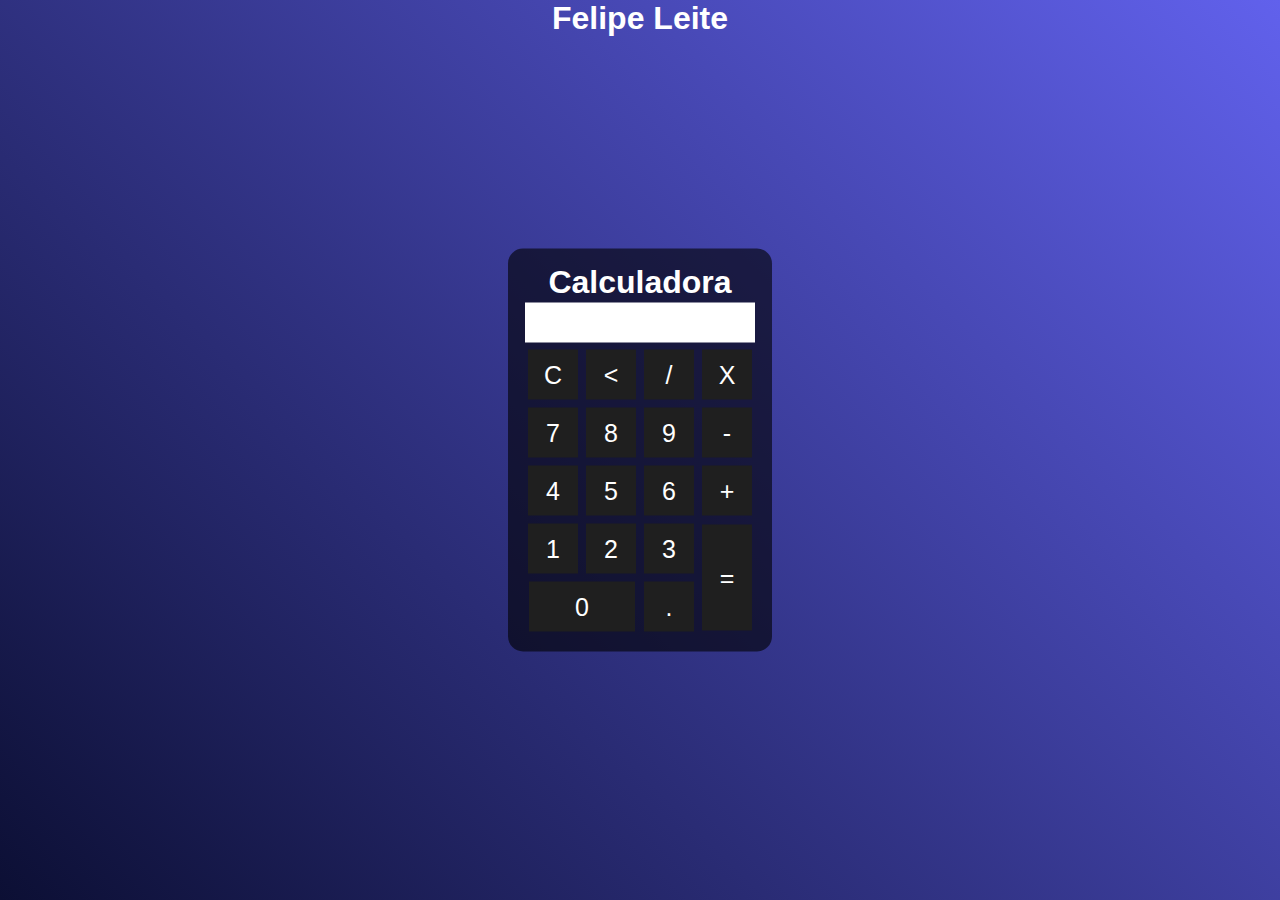
<file: calculadora/index.html>
<!DOCTYPE html>
<html lang="pt-BR">
<head>
    <meta charset="UTF-8">
    <meta name="viewport" content="width=device-width, initial-scale=1.0">
    <title>Calculadora</title>
    <script src="script.js"></script>
    <link rel="stylesheet" href="style.css">
</head>
<body> 
    <div class="fundo">
        <h1>Felipe Leite</h1>
        <div class="calculadora">
            <h1>Calculadora</h1>
            <p id="resultado"></p>
            <table>
                <tr>
                    <td><button onclick="eraseAll()">C</button></td>
                    <td><button onclick="erase()"><</button></td>
                    <td><button onclick="insert('/')">/</button></td>
                    <td><button onclick="insert('*')">X</button></td>
                </tr>
                <tr>
                    <td><button onclick="insert('7')">7</button></td>
                    <td><button onclick="insert('8')">8</button></td>
                    <td><button onclick="insert('9')">9</button></td>
                    <td><button onclick="insert('-')">-</button></td>
                </tr>
                <tr>
                    <td><button onclick="insert('4')">4</button></td>
                    <td><button onclick="insert('5')">5</button></td>
                    <td><button onclick="insert('6')">6</button></td>
                    <td><button onclick="insert('+')">+</button></td>
                </tr>
                <tr>
                    <td><button onclick="insert('1')">1</button></td>
                    <td><button onclick="insert('2')">2</button></td>
                    <td><button onclick="insert('3')">3</button></td>
                    <td rowspan="2" ><button onclick="calculate()" style="height: 106px;">=</button></td>
                </tr>
                <tr>
                    <td colspan="2"><button onclick="insert('0')" style="width: 106px;">0</button></td>
                    <td><button onclick="insert('.')">.</button></td>
                </tr>
            </table>
        </div>
    </div>
</body>
</html>
</file>
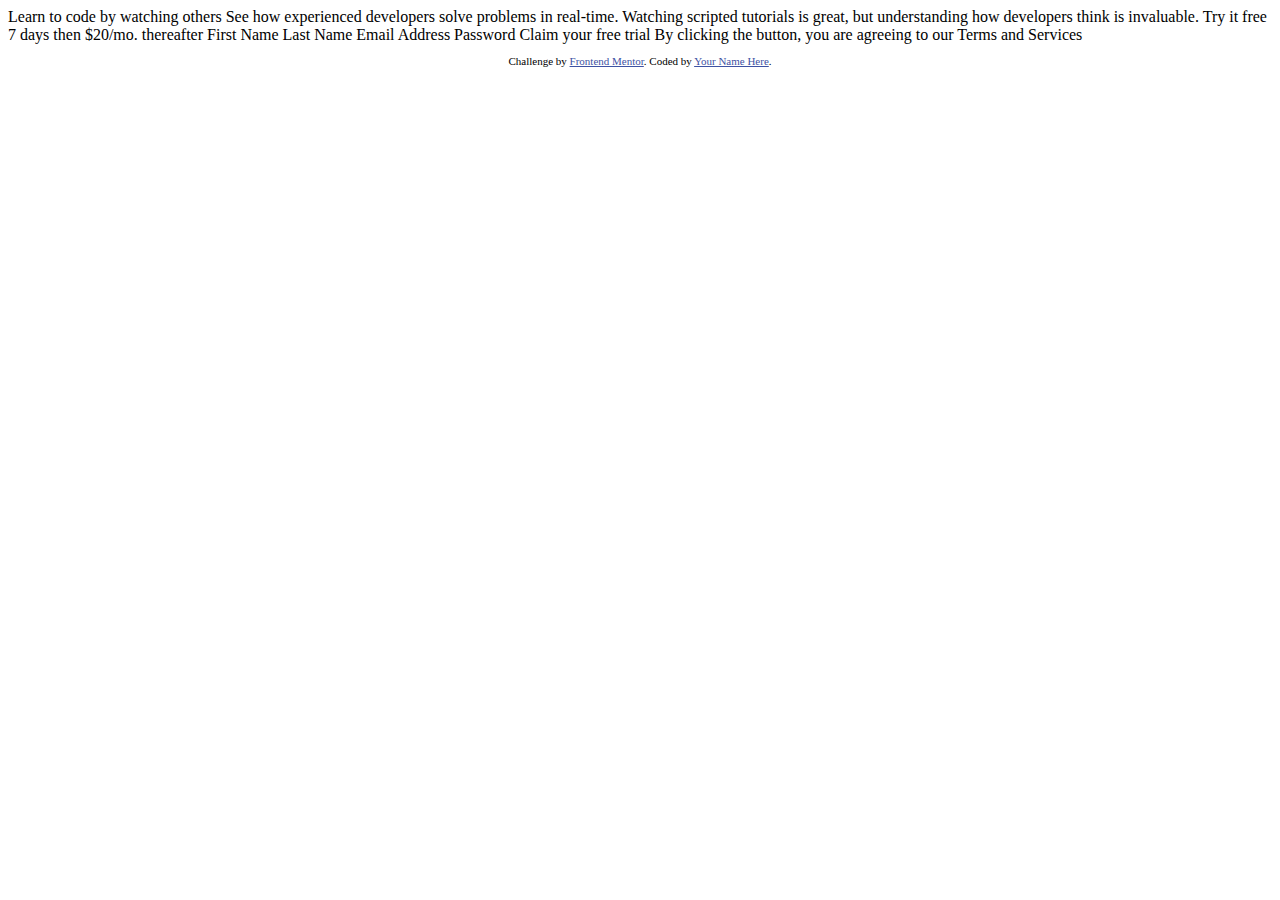
<file: form/index.html>
<!DOCTYPE html>
<html lang="en">
<head>
  <meta charset="UTF-8">
  <meta name="viewport" content="width=device-width, initial-scale=1.0"> <!-- displays site properly based on user's device -->

  <link rel="icon" type="image/png" sizes="32x32" href="./images/favicon-32x32.png">
  
  <title>Frontend Mentor | Intro component with sign up form</title>

  <!-- Feel free to remove these styles or customise in your own stylesheet 👍 -->
  <style>
    .attribution { font-size: 11px; text-align: center; }
    .attribution a { color: hsl(228, 45%, 44%); }
  </style>
</head>
<body>

  Learn to code by watching others

  See how experienced developers solve problems in real-time. Watching scripted tutorials is great, 
  but understanding how developers think is invaluable. 

  Try it free 7 days then $20/mo. thereafter

  First Name 
  Last Name 
  Email Address
  Password

  Claim your free trial 

  By clicking the button, you are agreeing to our Terms and Services
  
  <footer>
    <p class="attribution">
      Challenge by <a href="https://www.frontendmentor.io?ref=challenge" target="_blank">Frontend Mentor</a>. 
      Coded by <a href="#">Your Name Here</a>.
    </p>
  </footer>
</body>
</html>
</file>
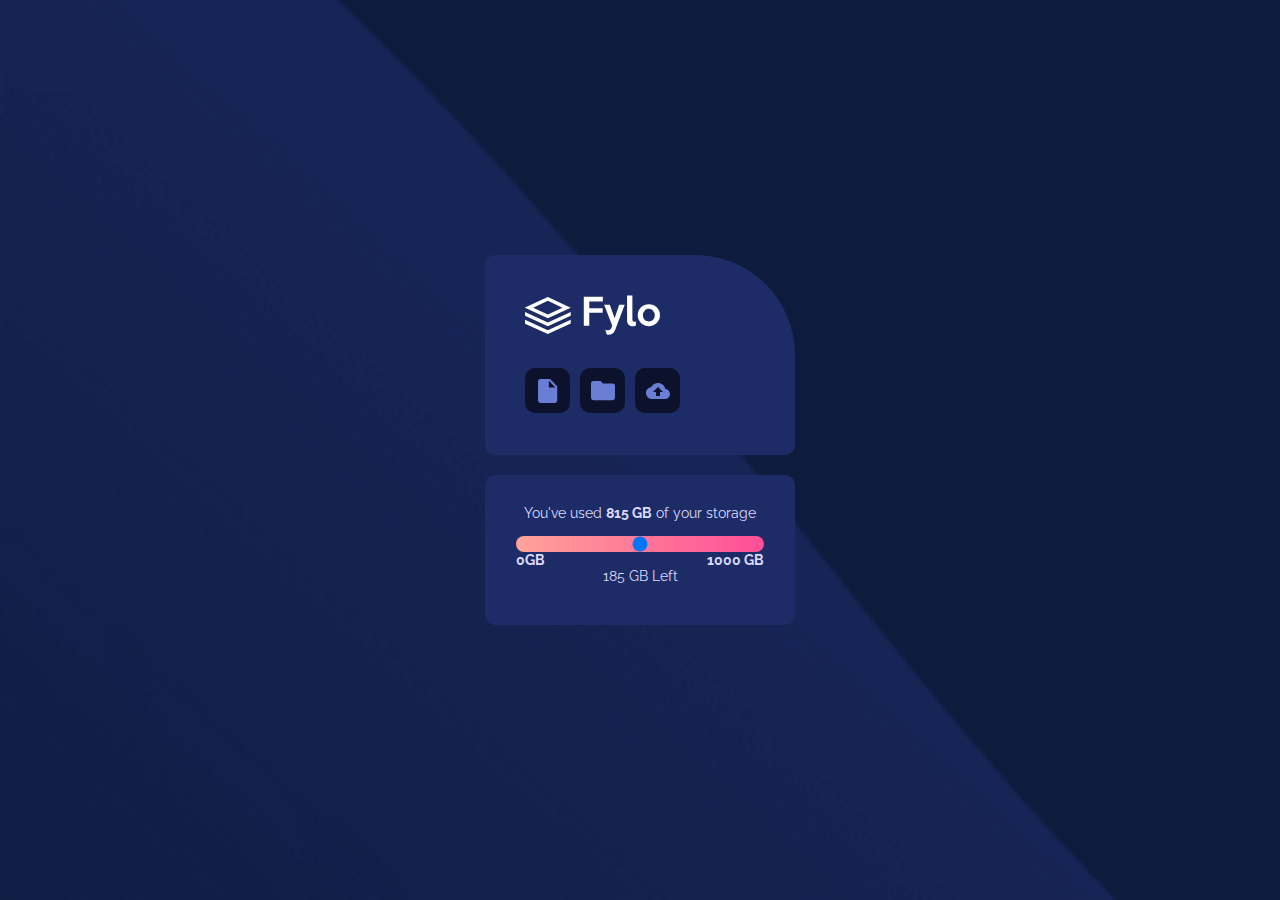
<file: fylo/index.html>
<!DOCTYPE html>
<html lang="pt-br">
<head>
  <meta charset="UTF-8">
  <meta name="viewport" content="width=device-width, initial-scale=1.0"> 
  <title>Fylo data storage component</title>
  <link rel="stylesheet" href="style.css">
  <link rel="icon" type="image/png" sizes="32x32" href="./images/favicon-32x32.png">
</head>
<body>

  <main>
    <div class="card1">
      <div class="logo">
        <img src="images/logo.svg" alt="Logo Fylo">
      </div>

      <div class="icons">
        <div class="icon">
          <img src="images/icon-document.svg" alt="ícone de documento">
        </div>
        <div class="icon">
          <img src="images/icon-folder.svg" alt="ícone de pasta">
        </div>
        <div class="icon">
          <img src="images/icon-upload.svg" alt="ícone de upload">
        </div>
      </div>

    </div>

    <div class="card2">
      <p>You've used <strong>815 GB</strong> of your storage</p>
      
      <div class="range">
        <input type="range" id="storage" name="storage" min="0" max="1000">
          <div class="min-max">
            <strong class="min">0GB</strong>
            <strong class="max">1000 GB</strong>
          </div>
      </div>

      <div class="chatbox">
        <p>185 GB Left</p>
      </div>

    </div>

  </main>

</body>
</html>
</file>
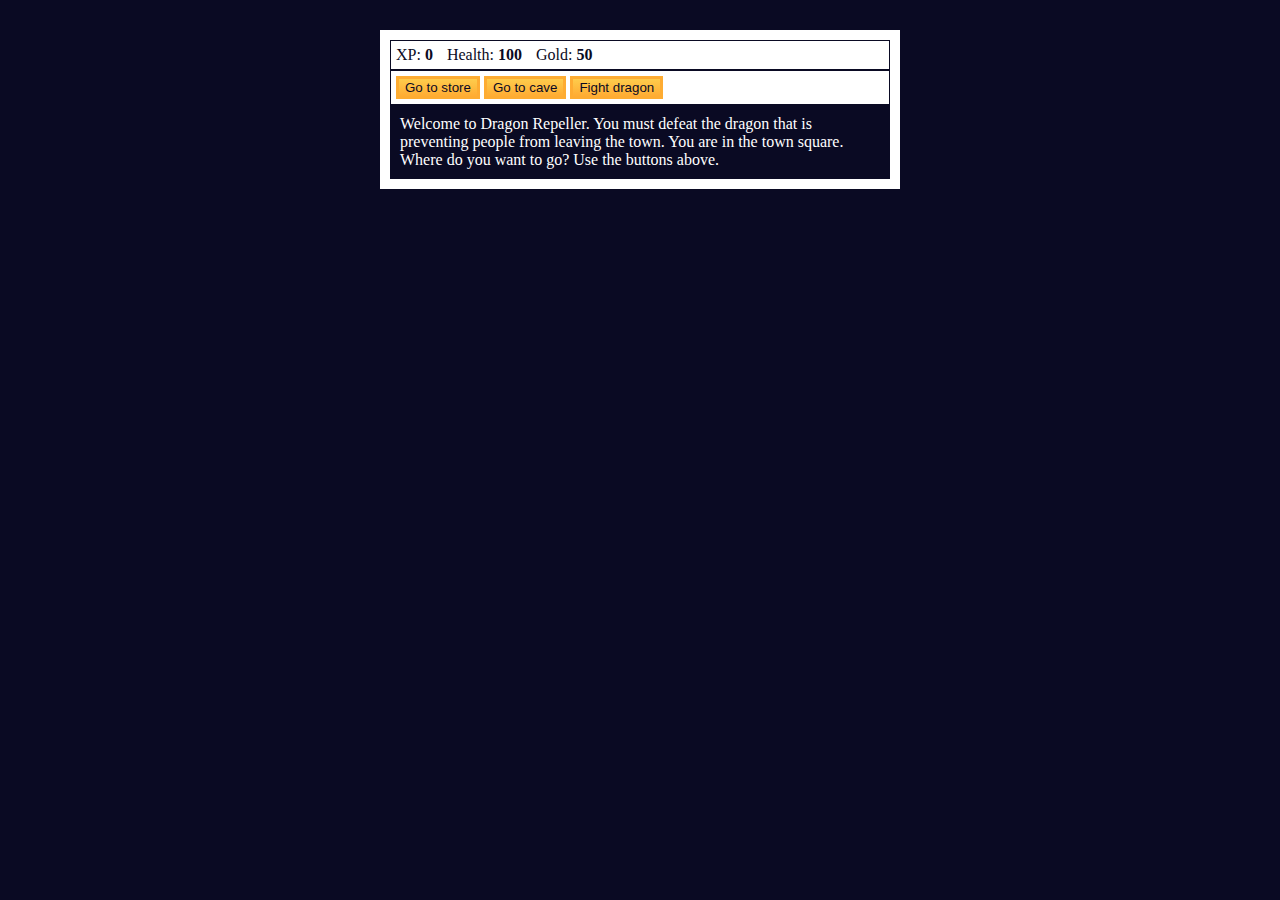
<file: mini-rpg/index.html>
<!DOCTYPE html>
<html lang="en">
  <head>
    <meta charset="utf-8">
    <link rel="stylesheet" href="./styles.css">
    <title>RPG - Dragon Repeller</title>
  </head>
  <body>
    <div id="game">
      <div id="stats">
        <span class="stat">XP: <strong><span id="xpText">0</span></strong></span>
        <span class="stat">Health: <strong><span id="healthText">100</span></strong></span>
        <span class="stat">Gold: <strong><span id="goldText">50</span></strong></span>
      </div>
      <div id="controls">
        <button id="button1">Go to store</button>
        <button id="button2">Go to cave</button>
        <button id="button3">Fight dragon</button>
      </div>
      <div id="monsterStats">
        <span class="stat">Monster Name: <strong><span id="monsterName"></span></strong></span>
        <span class="stat">Health: <strong><span id="monsterHealth"></span></strong></span>
      </div>
      <div id="text">
        Welcome to Dragon Repeller. You must defeat the dragon that is preventing people from leaving the town. You are in the town square. Where do you want to go? Use the buttons above.
      </div>
    </div>
    <script src="./script.js"></script>
  </body>
</html>
</file>
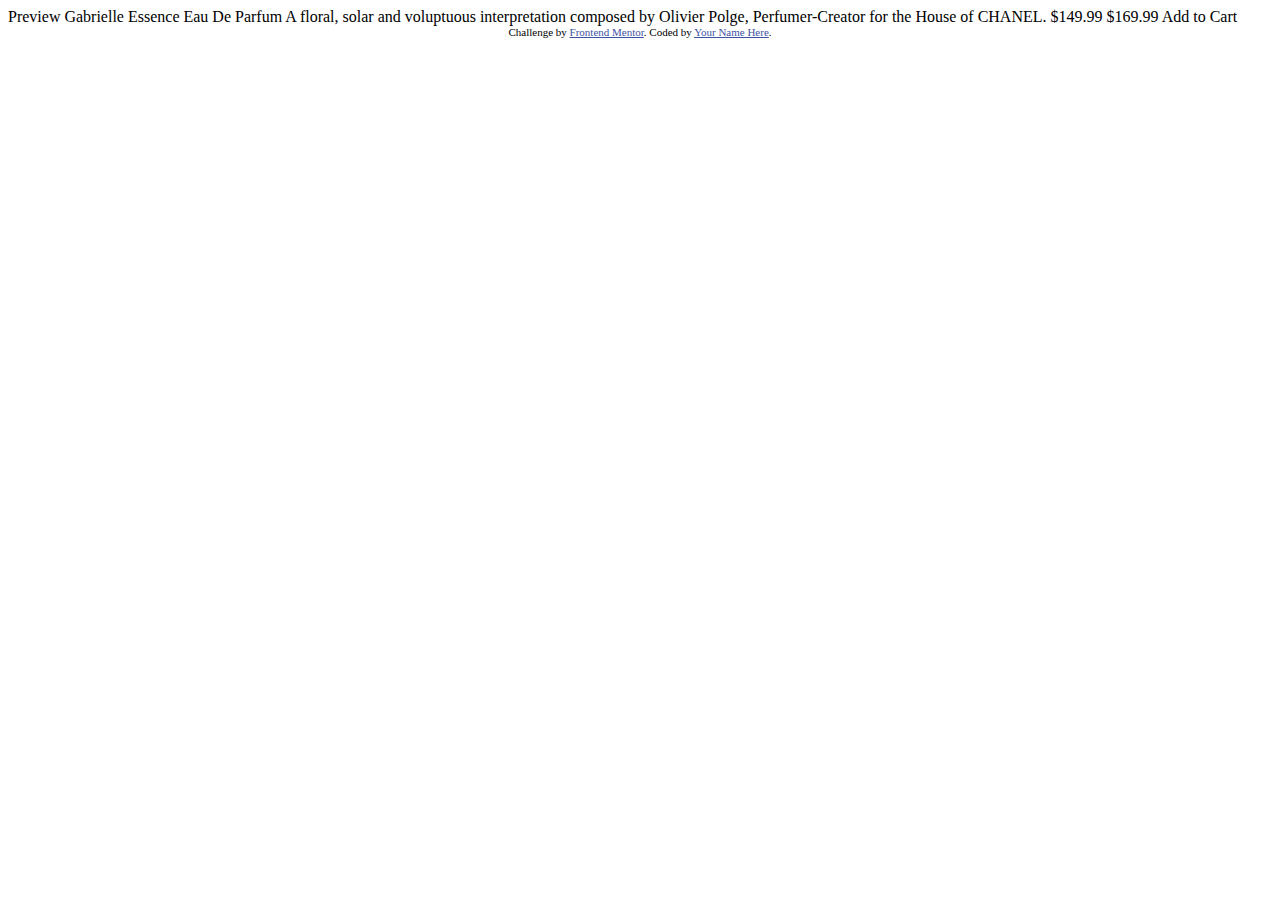
<file: product-preview/index.html>
<!DOCTYPE html>
<html lang="en">
<head>
  <meta charset="UTF-8">
  <meta name="viewport" content="width=device-width, initial-scale=1.0"> <!-- displays site properly based on user's device -->

  <link rel="icon" type="image/png" sizes="32x32" href="./images/favicon-32x32.png">
  
  <title>Frontend Mentor | Product preview card component</title>

  <!-- Feel free to remove these styles or customise in your own stylesheet 👍 -->
  <style>
    .attribution { font-size: 11px; text-align: center; }
    .attribution a { color: hsl(228, 45%, 44%); }
  </style>
</head>
<body>

  Preview

  Gabrielle Essence Eau De Parfum

  A floral, solar and voluptuous interpretation composed by Olivier Polge, 
  Perfumer-Creator for the House of CHANEL.

  $149.99
  $169.99

  Add to Cart
  
  <div class="attribution">
    Challenge by <a href="https://www.frontendmentor.io?ref=challenge" target="_blank">Frontend Mentor</a>. 
    Coded by <a href="#">Your Name Here</a>.
  </div>
</body>
</html>
</file>
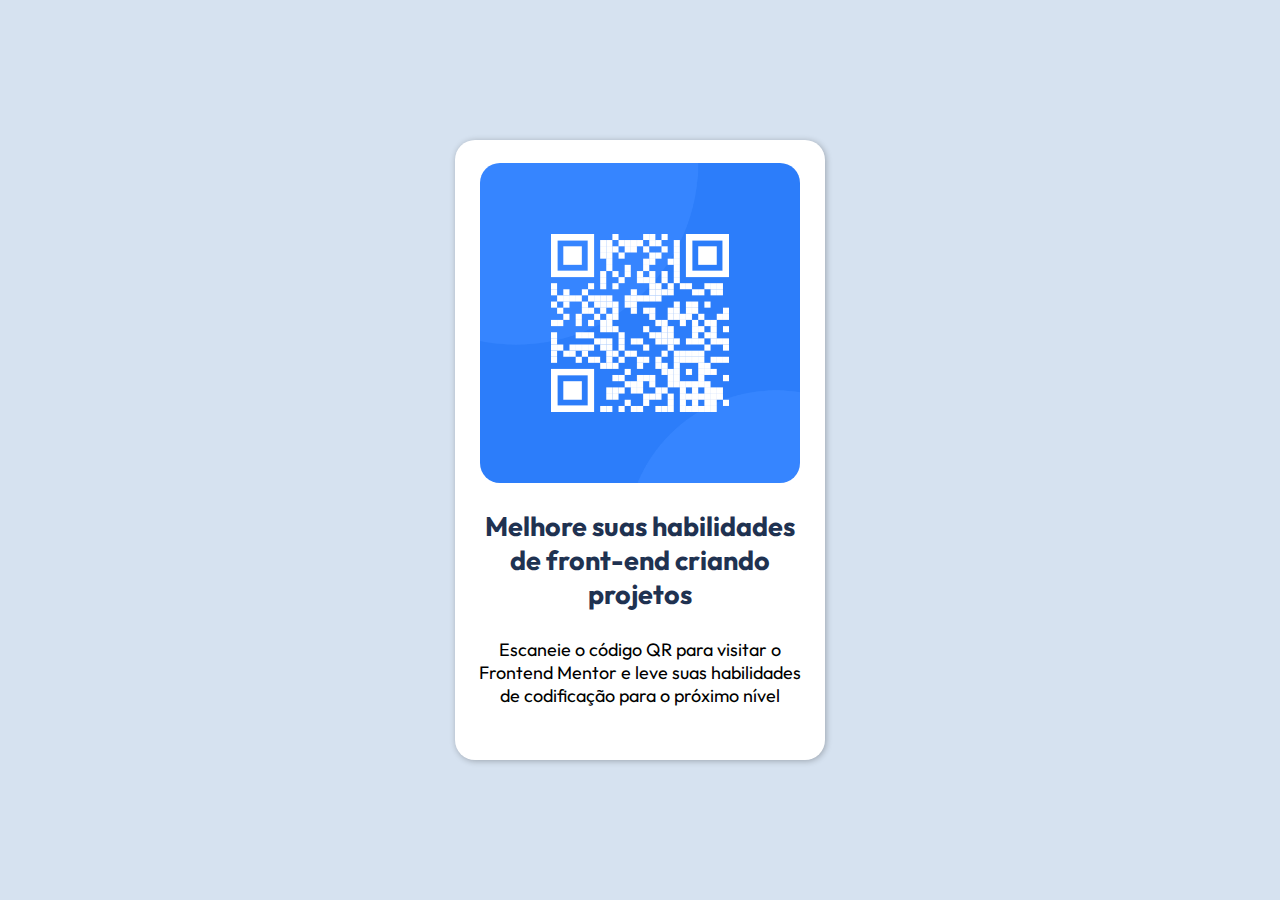
<file: qr-code/index.html>
<!DOCTYPE html>
<html lang="pt-br">
<head>
  <meta charset="UTF-8">
  <meta name="viewport" content="width=device-width, initial-scale=1.0">
  <link rel="icon" type="image/png" sizes="32x32" href="./images/favicon-32x32.png">
  <title>Frontend Mentor | QR code component</title>
  <link rel="stylesheet" href="style.css">
</head>
<body>
  <main>
    <div class="container">
      <div class="img"></div>
      <h1>Melhore suas habilidades de front-end criando projetos</h1>
      <p>Escaneie o código QR para visitar o Frontend Mentor e leve suas habilidades de codificação para o próximo nível
      </p>
    </div>
  </main>
</body>
</html>
</file>
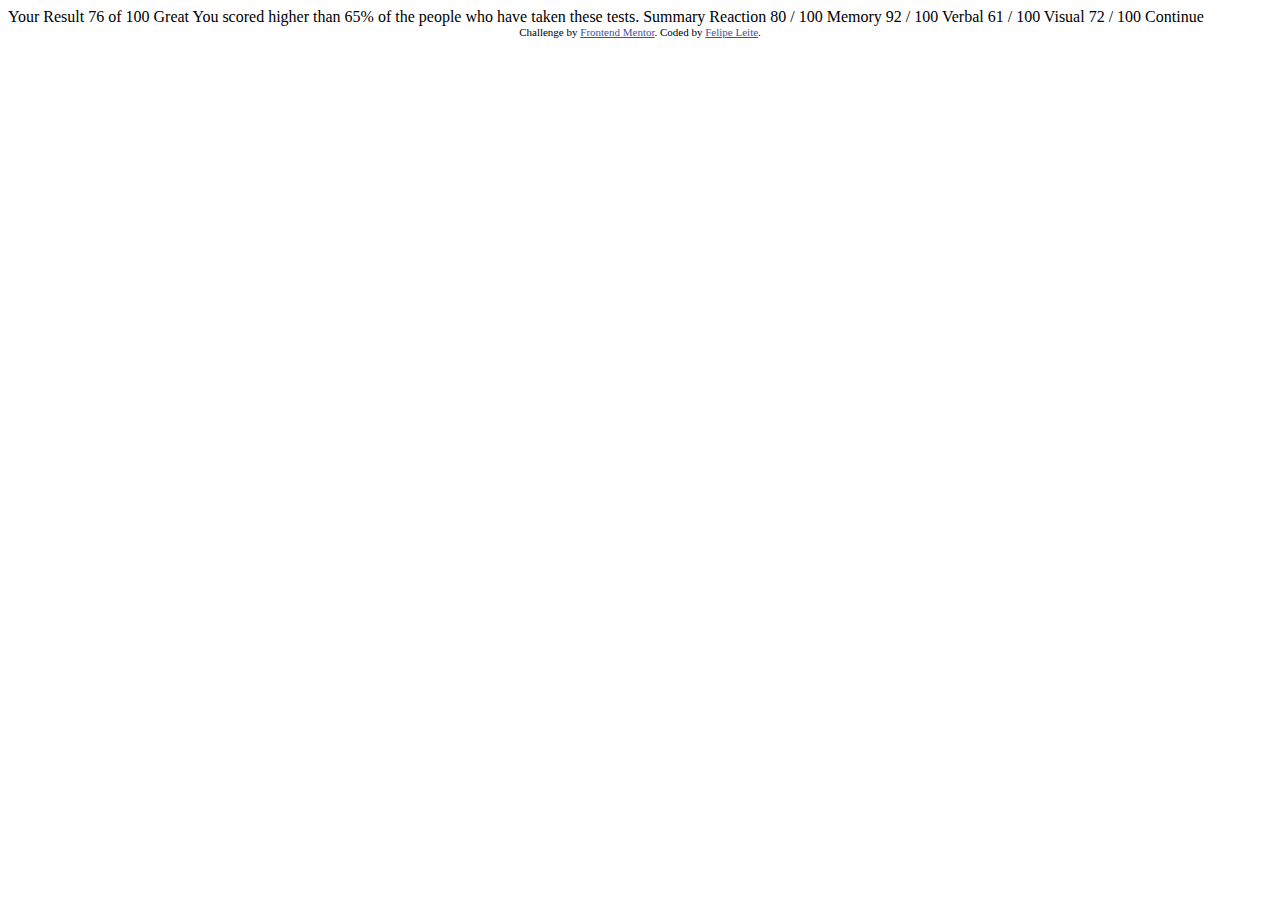
<file: results-summary-component-main/index.html>
<!DOCTYPE html>
<html lang="en">
<head>
  <meta charset="UTF-8">
  <meta name="viewport" content="width=device-width, initial-scale=1.0"> <!-- displays site properly based on user's device -->

  <link rel="icon" type="image/png" sizes="32x32" href="./assets/images/favicon-32x32.png">
  
  <title>Frontend Mentor | Results summary component</title>

  <!-- Feel free to remove these styles or customise in your own stylesheet 👍 -->
  <style>
    .attribution { font-size: 11px; text-align: center; }
    .attribution a { color: hsl(228, 45%, 44%); }
  </style>
</head>
<body>

  Your Result
  76
  of 100

  Great
  You scored higher than 65% of the people who have taken these tests.
  
  Summary

  Reaction
  80 / 100

  Memory
  92 / 100

  Verbal
  61 / 100

  Visual
  72 / 100

  Continue
  
  <div class="attribution">
    Challenge by <a href="https://www.frontendmentor.io?ref=challenge" target="_blank">Frontend Mentor</a>. 
    Coded by <a href="https://github.com/7FelipeLeite">Felipe Leite</a>.
  </div>
</body>
</html>
</file>
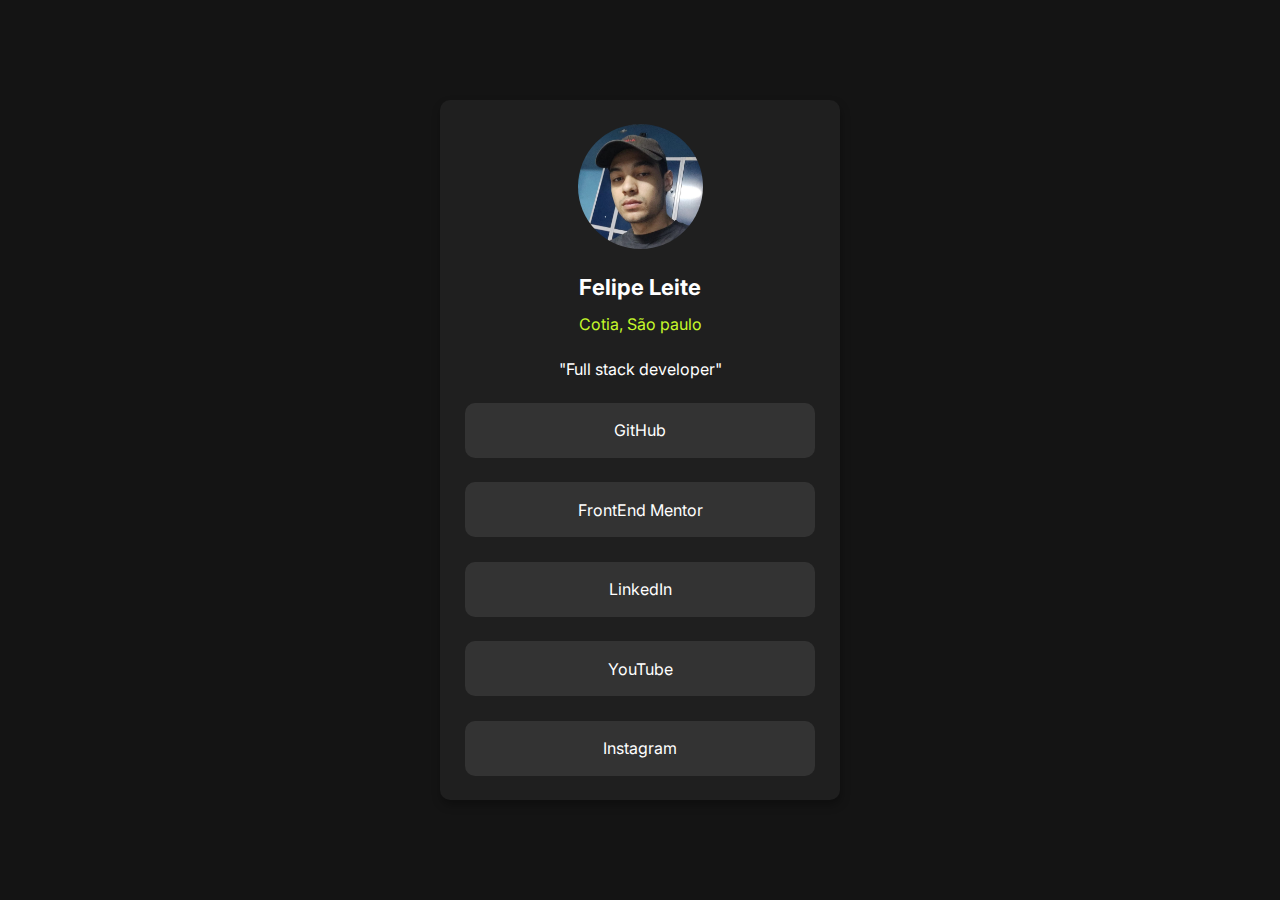
<file: social-links/index.html>
<!DOCTYPE html>
<html lang="pt-BR">
<head>
  <meta charset="UTF-8">
  <meta name="viewport" content="width=device-width, initial-scale=1.0">
  <link rel="icon" type="image/png" sizes="32x32" href="./assets/images/favicon-32x32.png">
  <title>Frontend Mentor | Social links profile</title>
  <link rel="stylesheet" href="style.css">
</head>
<body>
  <div class="main">
    <div class="card">
      <img src="assets/images/avatar-felipe.jpg" alt="Foto do Felipe Leite">
      <h1 class="name">Felipe Leite</h1>
      <div class="country">Cotia, São paulo</div>
      <div class="info">"Full stack developer"</div>
      <a href="https://github.com/7FelipeLeite">
        <button>GitHub</button>
      </a>
      <a href="https://www.frontendmentor.io/profile/7FelipeLeite">
        <button>FrontEnd Mentor</button>
      </a>
      <a href="https://www.linkedin.com/in/felipeleite07/">
        <button>LinkedIn</button>
      </a>
      <a href="https://www.youtube.com/@leitx570">
        <button>YouTube</button>
      </a>
      <a href="https://www.instagram.com/l.e.ite/">
        <button>Instagram</button>
      </a>
    </div>
  </div>
</body>
</html>
</file>
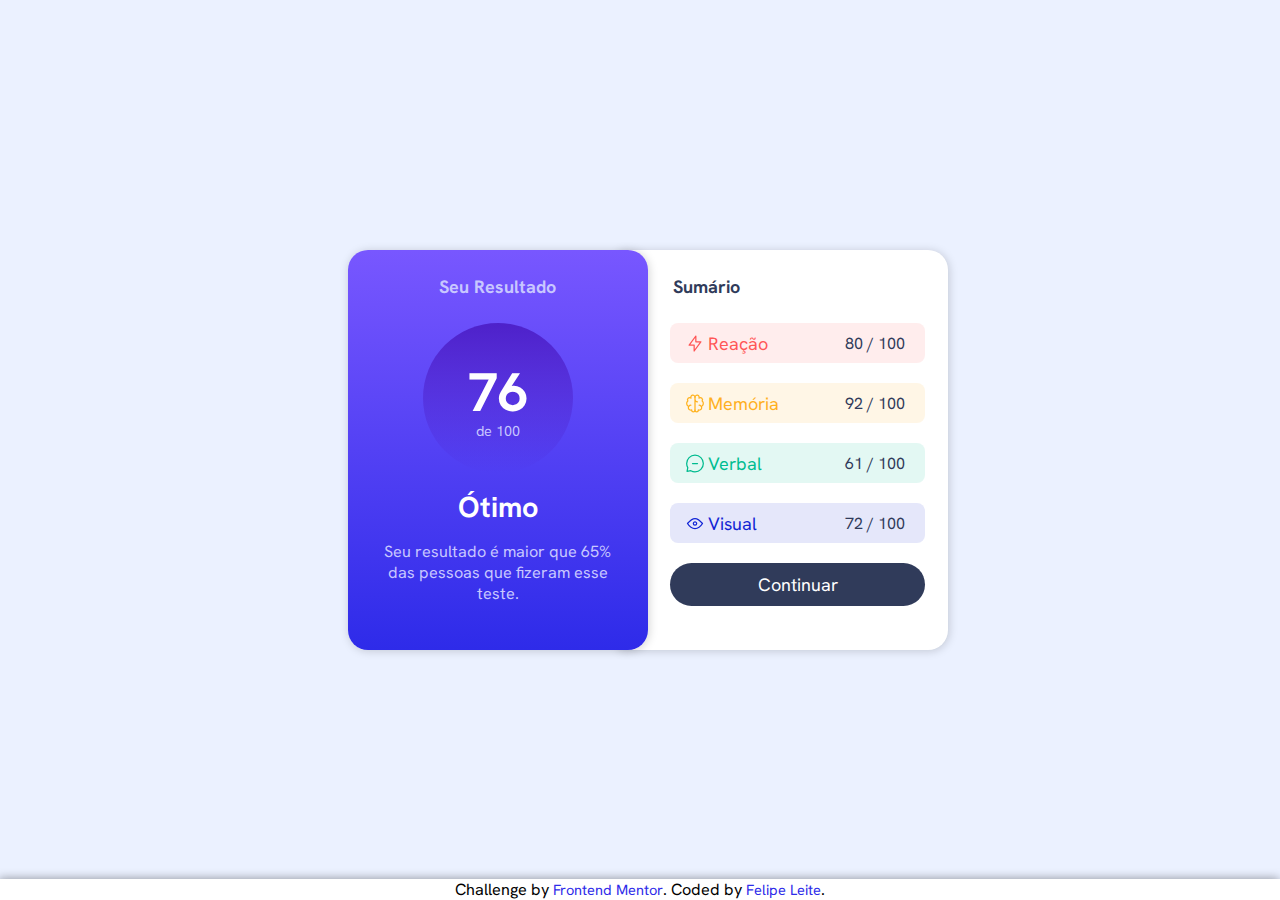
<file: summary/index.html>
<!DOCTYPE html>
<html lang="pt-br">
<head>
  <meta charset="UTF-8">
  <meta name="viewport" content="width=device-width, initial-scale=1.0">
  <link rel="icon" type="image/png" sizes="32x32" href="./assets/images/favicon-32x32.png">
  <title>Resultados</title>
  <link rel="stylesheet" href="style.css">
</head>
<body>
<main>

<section class="card">
  <h2>Seu Resultado</h2>
  <div class="circle">
    <h1>76</h1>
    <p>de 100</p>
  </div>
  <h1>Ótimo</h1>
  <p>
    Seu resultado é maior que 65% das pessoas que fizeram esse teste.
  </p>
</section>

<section class="summary"> 
  <h1>Sumário</h1>

  <div class="stats-red">
    <span class="stats-color-red">
      <img src="assets/images/icon-reaction.svg" alt="Ícone de reação">
      Reação</span>
      <span class="fraction">80 / 100</span>
  </div>

  <div class="stats-yellow">
    <span class="stats-color-yellow">
      <img src="assets/images/icon-memory.svg" alt="Ícone de memória">
      Memória
    </span>
    <span class="fraction">92 / 100</span>
  </div>

  <div class="stats-green">
    <span class="stats-color-green">
      <img src="assets/images/icon-verbal.svg" alt="Ícone de chatbox">
      Verbal
    </span>
    <span class="fraction">61 / 100</span>
  </div>

  <div class="stats-blue">
    <span class="stats-color-blue">
      <img src="assets/images/icon-visual.svg" alt="Ícone de olho">
      Visual
    </span>
    <span class="fraction">72 / 100</span>
  </div>

  <button>
    <a href="#">
      Continuar
    </a>
  </button>
  
</section>

<footer>
  Challenge by <a href="https://www.frontendmentor.io?ref=challenge" target="_blank">Frontend Mentor</a>. 
  Coded by <a href="https://github.com/7FelipeLeite">Felipe Leite</a>.
</main>
</footer>
</body>
</html>
</file>
<file: calculadora/style.css>
* {margin: 0; padding: 0;}

.fundo {
    background-image: linear-gradient(45deg, rgb(12, 15, 52), rgb(97, 97, 236));
    height: 100vh;
    color: white; 
    font-family: Arial, Helvetica, sans-serif;
    text-align: center;
}

.calculadora {
    position: absolute;
    background-color: rgba(0, 0, 0, 0.600);
    top: 50%;
    left: 50%;
    transform: translate(-50%,-50%);
    border-radius: 15px;
    padding: 15px;
}

#resultado {
    background-color: white;
    width: 220px;
    height: 30px;
    margin: 2px;
    padding: 5px;
    font-size: 25px;
    color: black;
    text-align: right;
}

button {
    width: 50px;
    height: 50px;
    font-size: 25px;
    cursor: pointer;
    background-color: rgb(31,31,31);
    border: none;
    color: white;
    margin: 3px;
}

button:hover {
    background-color: black;
}
</file>
<file: fylo/style.css>
@charset "UTF-8";
@import url('https://fonts.googleapis.com/css2?family=Raleway:wght@400;700&display=swap');

* {
    margin: 0;
    padding: 0;
    font-size: 14px;
    font-family: 'Raleway', sans-serif;
}

:root {
    --azul-palido: hsl(243, 100%, 93%);
    --azul-acizentado: hsl(229, 7%, 55%);
    --azul-escuro: hsl(228, 56%, 26%);
    --azul-muito-escuro: hsl(229, 57%, 11%);
    --gradient: hsl(6, 100%, 80%) to hsl(335, 100%, 65%);
}

main {
    display: flex;
    justify-content: center;
    align-items: center;
    flex-direction: column;
    background-image: url(images/bg-mobile.png);
    background-color: var(--azul-escuro);
    background-size: cover;
    min-height: 100vh;
    min-width: 100vw;
    color: white;
}

.card1 {
    background-color: var(--azul-escuro);
    width: 310px;
    height: 200px;
    border-radius: 10px 100px 10px 10px;
    margin-bottom: 20px;
}

.card1 > .logo {
    margin: 40px 40px 30px 40px;
}

.icons {
    display: flex;
    flex-direction: row;
    margin-left: 40px
}

.icon {
    display: flex;
    justify-content: center;
    align-items: center;
    background-color: var(--azul-muito-escuro);
    border-radius: 10px;
    width: 45px;
    height: 45px;
    margin-right: 10px;
}

.card2 {
    display: flex;
    flex-direction: column;
    align-items: center;
    background-color: var(--azul-escuro);
    width: 310px;
    height: 150px;
    border-radius: 10px;
    margin-bottom: 20px;
    color: var(--azul-palido);
}

.card2 > p {
    text-align: center;
    margin: 30px 0 15px 0;
}

#storage{
    width: 100%;
    appearance: none;
    border-radius: 10px;
    background-image: linear-gradient(to right, #ffa399, #ff4d97);
    outline: /*tentar algo aqui*/;
}

.range {
    display: flex;
    width: 80%;
    flex-direction: column;
}

.range > .min-max {
    display: flex;
    justify-content: space-between;
}
</file>
<file: mini-rpg/styles.css>
body {
    background-color: #0a0a23;
  }
  
  #text {
    background-color: #0a0a23;
    color: #ffffff;
    padding: 10px;
  }
  
  #game {
    max-width: 500px;
    max-height: 400px;
    background-color: #ffffff;
    color: #ffffff;
    margin: 30px auto 0px;
    padding: 10px;
  }
  
  #controls,
  #stats {
    border: 1px solid #0a0a23;
    padding: 5px;
    color: #0a0a23;
  }
  
  #monsterStats {
    display: none;
    border: 1px solid #0a0a23;
    padding: 5px;
    color: #ffffff;
    background-color: #c70d0d;
  }
  
  .stat {
    padding-right: 10px;
  }
  
  button {
    cursor: pointer;
    color: #0a0a23;
    background-color: #feac32;
    background-image: linear-gradient(#fecc4c, #ffac33);
    border: 3px solid #feac32;
  }
</file>
<file: qr-code/style.css>
@charset "UTF-8";
@import url('https://fonts.googleapis.com/css2?family=Outfit:wght@400;700&display=swap');

* {
    margin: 0;
    padding: 0;
    font-size: 15px;
    font-family: 'Outfit', sans-serif;
}

:root {
    --cinza-claro: hsl(212, 45%, 89%);
    --azul: hsl(220, 15%, 55%);
    --azul-escuro: hsl(218, 44%, 22%);
}

main {
    display: flex;
    justify-content: center;
    align-items: center;
    background-color: var(--cinza-claro);
    height: 100vh;
    width: 100vw;
}

.container {
    display: flex;
    background-color: white;
    width: 350px;
    height: 600px;
    border-radius: 20px;
    justify-content: space-evenly;
    align-items: center;
    flex-wrap: wrap;
    padding:10px;
    box-shadow: 1px 1px 6px rgba(0, 0, 0, 0.274);
}

.container > .img {
    background-image: url(images/image-qr-code.png);
    height: 320px;
    width: 320px;
    background-position: center center;
    background-size: cover;
    border-radius: 20px;
}

.container > h1 {
    text-align: center;
    font-size: 1.8em;
    color: var(--azul-escuro);
    padding: 0px 20px 0 20px ;
}

.container > p {
    text-align: center;
    font-size: 1.2em;
    padding: 0 10px 30px 10px;
}
</file>
<file: social-links/style.css>
@charset "UTF-8";
@import url('https://fonts.googleapis.com/css2?family=Inter:wght@100..900&display=swap');
/*rules*/
:root {
    --cinza: hsl(0, 0%, 20%);
    --branco:hsl(0, 0%, 100%);
    --off-black: hsl(0, 0%, 8%);
    --cinza-escuro: hsl(0, 0%, 12%);
    --verde: hsl(75, 94%, 57%);
}
/*variables*/
* {
    margin: 0;
    padding: 0;
    font-family: 'Inter';
    font-size: 16px;
    color: var(--branco);
}

.main {
    display: flex;
    justify-content: center;
    align-items: center;
    background-color: var(--off-black);
    min-height: 100vh;
    min-width: 100vw;
}

.card {
    display: flex;
    height: 700px;
    width: 400px;
    border-radius: 10px 10px 10px 10px;
    background-color: var(--cinza-escuro);
    box-shadow: 1px 5px 10px rgba(0, 0, 0, 0.300);
    flex-direction: column;
    flex-wrap: wrap;
    justify-content: space-evenly;
    align-items: center;
}

img {
    display: flex;
    justify-content: center;
    border-radius: 100%;
    height: 125px;
    width: 125px;
}
 
.name {
    font-size: 22px;
}

.country {
    color: var(--verde);
    margin-top: -10px;
}

button {
    width: 350px;
    height: 55px;
    background-color: var(--cinza);
    color: white;
    border: none;
    border-radius: 10px;
    transition: .1s;
}

button:hover {
    background-color: var(--verde);
    color: var(--cinza-escuro);
    cursor: pointer;
}

@media (max-width: 600px) {
    * {font-size: 14px;}

    .card {
        display: flex;
        height: 625px;
        width: 300px;
        transition: .1s;
    }

    button {
        width: 265px;
        height: 50px;
        background-color: var(--cinza);
        color: white;
        border: none;
        border-radius: 10px;
        transition: .1s;
    }

}
</file>
<file: summary/style.css>
@charset "UTF-8";
@import url('https://fonts.googleapis.com/css2?family=Hanken+Grotesk:wght@500;700;800&display=swap');
/*End of rules*/

:root {
   --vermelho: rgb(255, 87, 87);
   --amarelo: rgb(255, 176, 31);
   --verde: rgb(0, 189, 145);
   --azul: rgb(17, 37, 212);
   --roxo-claro: rgb(120, 87, 255);
   --roxo-escuro: rgb(46, 43, 233);
   --roxo-claro-circulo: hsla(256, 72%, 46%, 1);
   --roxo-escuro-circulo: hsla(241, 72%, 46%, 0);
   --cinza-claro: hsl(241, 100%, 89%);
   --cinza-escuro:  hsl(224, 30%, 27%);
   --cinza-clarissimo: hsl(221, 100%, 96%);
}
/*End of variables*/

* {
    margin: 0;
    padding: 0;
    font-size: 18px;
    font-family: 'Hanken Grotesk', sans-serif ;
}

main {
    display: flex;
    justify-content: center;
    align-items: center;
    height: 100vh;
    background-color: var(--cinza-clarissimo);
}

.card {
    display: flex;
    position: absolute;
    columns: 1;
    align-items: center;
    flex-direction: column;
    height: 400px;
    width: 300px;
    background-image: linear-gradient(to bottom, var(--roxo-claro), var(--roxo-escuro));
    border-radius: 20px;
    color: white;
    box-shadow: 1px 1px 10px rgba(0, 0, 0, 0.178);
    margin-left: -285px;
    z-index: 1;
}

.card > h2 {
    color: var(--cinza-claro);
    margin: 25px;
}

.card > h1 {
    margin: 15px;
    font-size: 1.6em;
}

.card > p {
    color: var(--cinza-claro);
    padding: 0 30px 0 30px;
    text-align: center;
    font-size: 0.9em;
}

.circle {
    display: flex;
    columns: 1;
    flex-direction: column;
    justify-content: center;
    min-width: 150px;
    min-height: 150px;
    border-radius: 100%;background-image: linear-gradient(to top, var(--roxo-escuro-circulo), var(--roxo-claro-circulo));
    text-align: center;
    color: white;
}

.circle > h1 {
    font-size: 3em;
    margin-bottom: -5px;
}

.circle > p {
    color: var(--cinza-claro);
    font-size: 0.8em;
}
/*FIM CARD ROXO*/


img {
    margin-right: 3px;
}

.summary {
    position: absolute;
    display: flex;
    columns: 1;
    align-items: center;
    flex-direction: column;
    height: 400px;
    width: 300px;
    background-color: white;
    border-radius: 0px 20px 20px 0px;
    color: var(--cinza-escuro);
    box-shadow: 1px 1px 10px rgba(0, 0, 0, 0.178);
    padding-left: 30px;
    margin-left: 285px;
    z-index: 0;
}

.summary > h1 { 
    display: flex;
    align-self: flex-start;
    margin: 25px;
}

.stats-red {
    display: flex;
    background-color: rgba(255, 87, 87, 0.11);
    width: 85%;
    height: 40px;
    border-radius: 8px;
    align-items: center;
    justify-content: space-between;
    margin-bottom: 20px;
}

.stats-color-red {
    color: var(--vermelho);
    display: flex;
    margin-left: 15px;
}

.stats-yellow {
    display: flex;
    background-color: rgba(255, 177, 31, 0.11);
    width: 85%;
    height: 40px;
    border-radius: 8px;
    align-items: center;
    justify-content: space-between;
    margin-bottom: 20px;
}

.stats-color-yellow {
    color: var(--amarelo);
    display: flex;
    margin-left: 15px;
}

.stats-green {
    display: flex;
    background-color: rgba(0, 189, 145, 0.11);
    width: 85%;
    height: 40px;
    border-radius: 8px;
    align-items: center;
    justify-content: space-between;
    margin-bottom: 20px;
}

.stats-color-green {
    color: var(--verde);
    display: flex;
    margin-left: 15px;
}

.stats-blue {
    display: flex;
    background-color: rgba(17, 36, 212, 0.11);
    width: 85%;
    height: 40px;
    border-radius: 8px;
    align-items: center;
    justify-content: space-between;
    margin-bottom: 20px;
}

.stats-color-blue {
    color: var(--azul);
    display: flex;
    margin-left: 15px;
}

.fraction {
    font-size: 0.9em;
    margin-right: 20px;
}

button > a {
    color: white;
    text-decoration: none;
    padding: 10px 75px 10px 75px;
}

button {
    background-color: var(--cinza-escuro);
    color: white;
    padding: 10px;
    border-radius: 30px;
    border: 0;
    width: 85%;
}

button:hover {
    background-image: linear-gradient(to bottom, var(--roxo-claro), var(--roxo-escuro));
    transition: .3s ease-in-out;;
}

/*Fim do card branco*/

footer {
    text-align: center;
    background-color: white;
    box-shadow: -1px -1px 10px rgba(0, 0, 0, 0.349);
    font-size: 0.9em;
    width: 100vw;
    align-self: flex-end;
}

footer > a {
    font-size: 0.9em;
    color: var(--roxo-escuro);
    text-decoration: none;
}

footer > a:hover {
    text-decoration: underline;
}
/*Fim responsavidade PC*/








@media (max-width: 620px) {
    main {
        display: flex;
        justify-content: center;
        align-items: flex-start;
        flex-wrap: wrap;
        height: 100%;
        background-color: var(--cinza-clarissimo);
    }

    .card {
        display: flex;
        columns: 1;
        align-items: center;
        flex-direction: column;
        height: 500px;
        width: 400px;
        background-image: linear-gradient(to bottom, var(--roxo-claro), var(--roxo-escuro));
        border-radius: 0 0 40px 40px;
        color: white;
        box-shadow: 1px 1px 10px rgba(0, 0, 0, 0.178);
        z-index: 1;
        margin: auto;
    }

    .card > h1 {
    margin: 40px;
    font-size: 1.8em;
    }  

   .card > p {
    color: var(--cinza-claro);
    padding: 0 50px 0 50px;
    text-align: center;
    font-size: 1em;
   }
   
    .summary {
        position: relative;
        display: flex;
        align-items: center;
        flex-direction: column;
        height: 470px;
        width: 400px;
        background-color: white;
        color: var(--cinza-escuro);
        box-shadow: 1px 1px 10px rgba(0, 0, 0, 0.178);
        z-index: 0;
        margin: auto;
        padding-left: 0px;
        padding-top: 500px;
        border-radius: 0;  
    }

    .stats-red {
        display: flex;
        background-color: rgba(255, 87, 87, 0.11);
        width: 85%;
        height: 60px;
        border-radius: 8px;
        align-items: center;
        justify-content: space-between;
        margin-bottom: 20px;
    }

    .stats-yellow {
        display: flex;
        background-color: rgba(255, 177, 31, 0.11);
        width: 85%;
        height: 60px;
        border-radius: 8px;
        align-items: center;
        justify-content: space-between;
        margin-bottom: 20px;
    }

    .stats-green {
        display: flex;
        background-color: rgba(0, 189, 145, 0.11);
        width: 85%;
        height: 60px;
        border-radius: 8px;
        align-items: center;
        justify-content: space-between;
        margin-bottom: 20px;
    }

    .stats-blue {
        display: flex;
        background-color: rgba(17, 36, 212, 0.11);
        width: 85%;
        height: 60px;
        border-radius: 8px;
        align-items: center;
        justify-content: space-between;
        margin-bottom: 20px;
    }


    button {
        background-color: var(--cinza-escuro);
        color: white;
        padding: 16px;
        border-radius: 30px;
        border: 0;
        width: 85%;
        margin: 10px 0px 30px 0;
    }

    footer {
        z-index: 1;
        align-self: flex-end;
    }

}
</file>
